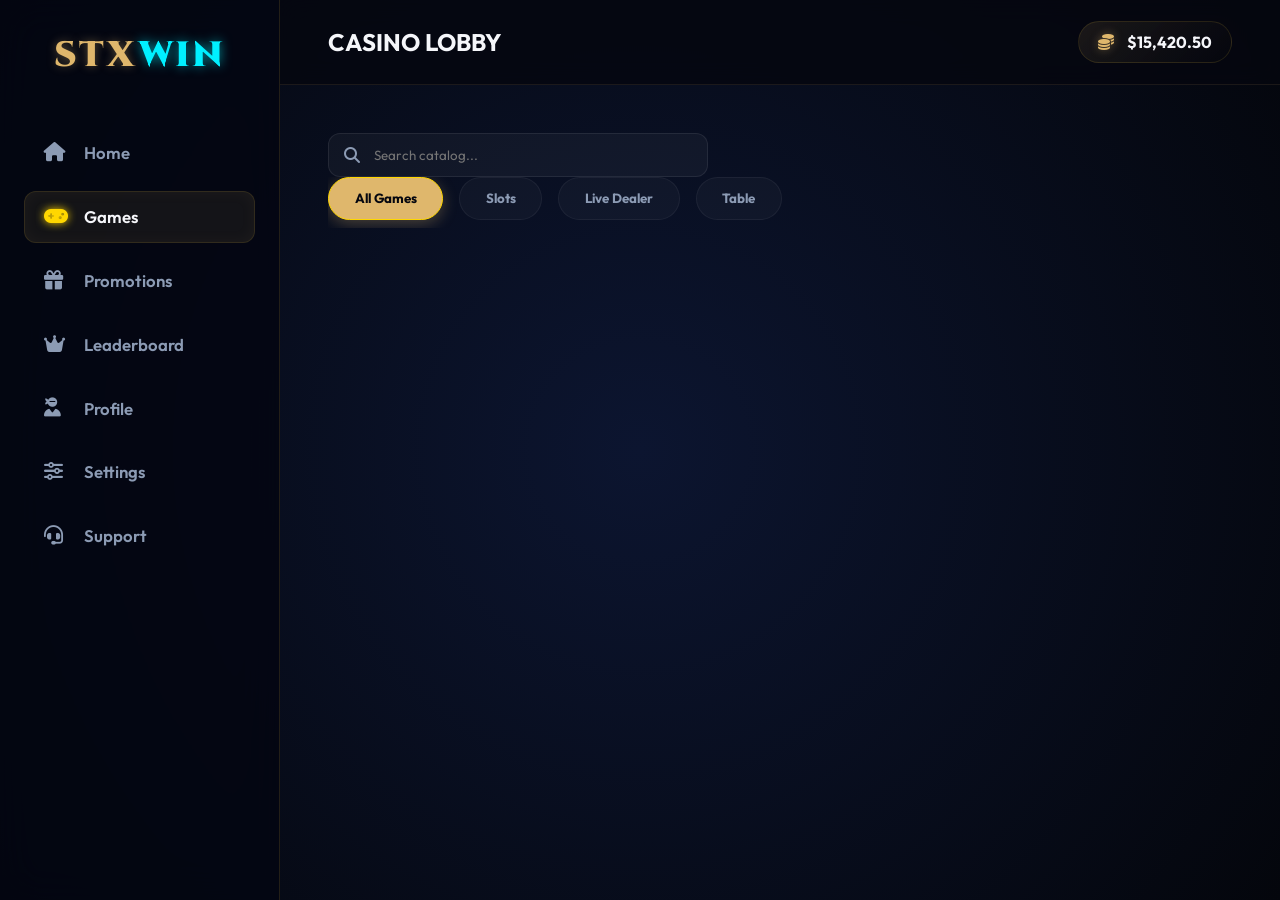
<file: games.html>
<!DOCTYPE html>
<html lang="en">
<head>
    <meta charset="UTF-8">
    <meta name="viewport" content="width=device-width, initial-scale=1.0">
    <title>STX WIN | Luxury Casino Suite</title>
    <link href="https://fonts.googleapis.com/css2?family=Cinzel:wght@600;900&family=Outfit:wght@300;400;600;800&display=swap" rel="stylesheet">
    <link rel="stylesheet" href="https://cdnjs.cloudflare.com/ajax/libs/font-awesome/6.4.0/css/all.min.css">
    <link rel="stylesheet" href="style.css">
    <link rel="stylesheet" href="responsive.css">
</head>
<body>
    <canvas id="particles-canvas"></canvas>

    <div class="app-container">
        <!-- Reusable Sidebar -->
        <aside class="sidebar">
            <div class="sidebar-brand">
                <span class="gold-text logo-font">STX</span> <span class="neon-text logo-font">WIN</span>
            </div>
            <nav class="sidebar-menu">
                <a href="index.html" class="menu-item"><i class="fa-solid fa-house"></i> Home</a>
                <a href="games.html" class="menu-item active"><i class="fa-solid fa-gamepad"></i> Games</a>
                <a href="#promotions" class="menu-item"><i class="fa-solid fa-gift"></i> Promotions</a>
                <a href="#leaderboard" class="menu-item"><i class="fa-solid fa-crown"></i> Leaderboard</a>
                <a href="profile.html" class="menu-item"><i class="fa-solid fa-user-ninja"></i> Profile</a>
                <a href="settings.html" class="menu-item"><i class="fa-solid fa-sliders"></i> Settings</a>
                <a href="#support" class="menu-item"><i class="fa-solid fa-headset"></i> Support</a>
            </nav>
        </aside>

        <main class="main-panel">
            <header class="main-header">
                <h2>CASINO LOBBY</h2>
                <div class="header-actions">
                    <div class="balance-pill">
                        <i class="fa-solid fa-coins gold-text"></i>
                        <span id="header-balance">$15,420.50</span>
                    </div>
                </div>
            </header>

            <div class="content-viewport">
                <!-- Search & Filters -->
                <div class="lobby-filters">
                    <div class="search-bar-container">
                        <i class="fa-solid fa-magnifying-glass search-icon"></i>
                        <input type="text" placeholder="Search catalog..." id="lobby-search">
                    </div>
                    <div class="game-categories-row" id="lobby-categories">
                        <button class="category-btn active" data-category="all">All Games</button>
                        <button class="category-btn" data-category="slots">Slots</button>
                        <button class="category-btn" data-category="live">Live Dealer</button>
                        <button class="category-btn" data-category="table">Table</button>
                    </div>
                </div>

                <!-- Catalog Grid -->
                <section class="games-section">
                    <div class="games-grid" id="full-games-grid">
                        <!-- Instantiated Dynamically via games.js -->
                    </div>
                </section>
            </div>
        </main>
    </div>

    <script type="module" src="games.js"></script>
</body>
</html>
</file>
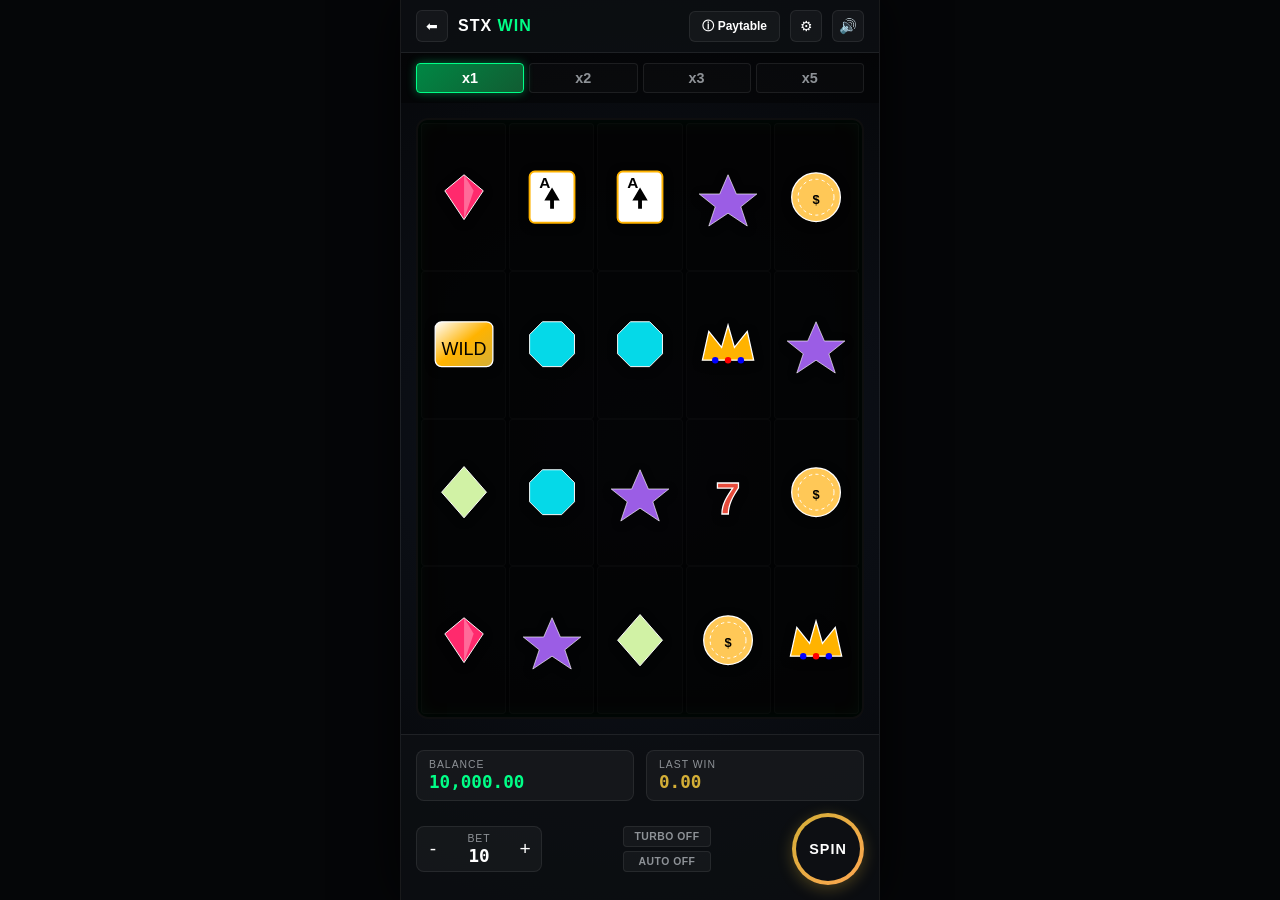
<file: slot.html>
<!DOCTYPE html>
<html lang="en">
<head>
  <meta charset="UTF-8">
  <meta name="viewport" content="width=device-width, initial-scale=1.0, maximum-scale=1.0, user-scalable=no">
  <title>Super Ace - STX WIN Premium Slot</title>
  <link rel="stylesheet" href="slot.css">
</head>
<body>
  <!-- Particle Overlay Canvas -->
  <canvas id="particle-canvas"></canvas>

  <div class="game-container">
    <!-- Top HUD / Bar -->
    <header class="game-header">
      <div class="header-left">
        <button id="btn-back" class="hud-icon-btn" title="Back to Lobby">⬅</button>
        <div class="header-logo"><span class="stx">STX</span> <span class="win">WIN</span></div>
      </div>
      <div class="header-right">
        <button id="btn-paytable" class="hud-text-btn">ⓘ Paytable</button>
        <button id="btn-settings" class="hud-icon-btn">⚙</button>
        <button id="btn-volume" class="hud-icon-btn">🔊</button>
      </div>
    </header>

    <!-- Top Multiplier Display Panel -->
    <section class="multipliers-display">
      <div class="multi-indicator active" id="m-x1"><span>x1</span></div>
      <div class="multi-indicator" id="m-x2"><span>x2</span></div>
      <div class="multi-indicator" id="m-x3"><span>x3</span></div>
      <div class="multi-indicator" id="m-x5"><span>x5</span></div>
    </section>

    <!-- Slot Window / Main Reels Display -->
    <main class="reels-window">
      <div class="reels-border-glow"></div>
      <div class="reels-container" id="reels-container">
        <!-- 5 Columns x 4 Rows will be generated dynamically in JS -->
      </div>
    </main>

    <!-- Bottom HUD Controls & Displays -->
    <footer class="game-hud">
      <div class="hud-top-row">
        <div class="hud-display balance-box">
          <span class="hud-label">BALANCE</span>
          <span class="hud-value emerald-txt" id="display-balance">10,000.00</span>
        </div>
        <div class="hud-display win-box">
          <span class="hud-label">LAST WIN</span>
          <span class="hud-value gold-txt pulse-win" id="display-win">0.00</span>
        </div>
      </div>

      <div class="hud-bottom-row">
        <!-- Bet Controls -->
        <div class="bet-controls">
          <button id="bet-minus" class="bet-btn">-</button>
          <div class="bet-value-display">
            <span class="hud-label">BET</span>
            <span class="hud-value" id="display-bet">10</span>
          </div>
          <button id="bet-plus" class="bet-btn">+</button>
        </div>

        <!-- System Controls -->
        <div class="system-controls">
          <button id="btn-turbo" class="toggle-btn" title="Turbo Spin Mode">TURBO OFF</button>
          <button id="btn-auto" class="toggle-btn" title="Auto Spin Mode">AUTO OFF</button>
        </div>

        <!-- Giant Spin Key -->
        <button id="btn-spin" class="spin-btn">
          <div class="spin-inner">SPIN</div>
        </button>
      </div>
    </footer>
  </div>

  <!-- MODAL: Settings -->
  <div class="modal hidden" id="modal-settings">
    <div class="modal-content glass-panel">
      <h2>Game Settings</h2>
      <div class="setting-item">
        <label>Atmosphere Sound FX</label>
        <input type="checkbox" id="check-sfx" checked>
      </div>
      <div class="setting-item">
        <label>Ambient Synth Music</label>
        <input type="checkbox" id="check-music" checked>
      </div>
      <button class="modal-close" id="settings-close">Apply</button>
    </div>
  </div>

  <!-- MODAL: Paytable & Help -->
  <div class="modal hidden" id="modal-paytable">
    <div class="modal-content glass-panel paytable-content">
      <h2>SUPER ACE PAYTABLE</h2>
      <p class="paytable-intro">Wins pay left-to-right on matching adjacent reels (1024 ways pays). Winning symbols cascade to trigger high-multiplier reactions!</p>
      
      <div class="paytable-grid" id="paytable-grid">
        <!-- Rendered dynamically by js for precision -->
      </div>

      <div class="paytable-rules">
        <h3>Cascading Multiplier Rules</h3>
        <p>A winning hand triggers a visual cascade! Winning patterns burst, and new cards slide in. The reaction scales up the active payout multipliers:</p>
        <ul>
          <li>First Spin Cascade: <strong>x1</strong></li>
          <li>Second Sequential Cascade: <strong>x2</strong></li>
          <li>Third Sequential Cascade: <strong>x3</strong></li>
          <li>Fourth+ Sequential Cascade: <strong>x5</strong></li>
        </ul>
        <br>
        <p><strong>Scatter Symbol:</strong> Collect 3 Golden Star Scatters to unlock 10 Golden Free Spins with doubled multipliers (<strong>x2, x4, x6, x10</strong>)!</p>
      </div>
      <button class="modal-close" id="paytable-close">Close</button>
    </div>
  </div>

  <!-- Popups: Big Win / Jackpot Notifications -->
  <div class="popup-announcement hidden" id="big-win-announcement">
    <div class="popup-inner">
      <h3 id="announcement-title">BIG WIN!</h3>
      <h1 class="gold-txt" id="announcement-amount">0.00</h1>
    </div>
  </div>

  <!-- Load Scripts -->
  <script src="audio.js" type="module"></script>
  <script src="slot.js" type="module"></script>
</body>
</html>
</file>
<file: style.css>
/* STX WIN Premium Gaming UI Standard Stylesheet */

:root {
    --bg-dark: #05070f;
    --bg-card: rgba(13, 21, 46, 0.45);
    --border-glass: rgba(212, 175, 55, 0.15);
    --gold: #dfb76c;
    --gold-glow: #ffd700;
    --neon-blue: #00f0ff;
    --neon-purple: #bd00ff;
    --text-primary: #f5f6fa;
    --text-muted: #8c9bb4;
    --sidebar-width: 280px;
    --font-heading: 'Cinzel', serif;
    --font-body: 'Outfit', sans-serif;
    --transition-smooth: all 0.3s cubic-bezier(0.25, 0.8, 0.25, 1);
}

* {
    box-sizing: border-box;
    margin: 0;
    padding: 0;
}

body {
    background-color: var(--bg-dark);
    color: var(--text-primary);
    font-family: var(--font-body);
    overflow-x: hidden;
    min-height: 100vh;
}

/* Background Canvas for Particles */
#particles-canvas {
    position: fixed;
    top: 0;
    left: 0;
    width: 100%;
    height: 100%;
    z-index: 0;
    pointer-events: none;
    background: radial-gradient(circle at 50% 50%, #0c1530 0%, #04060c 100%);
}

/* Base App Wrapper Layout */
.app-container {
    display: flex;
    position: relative;
    z-index: 1;
    min-height: 100vh;
}

/* Premium Sidebar */
.sidebar {
    width: var(--sidebar-width);
    background: rgba(4, 7, 18, 0.85);
    backdrop-filter: blur(20px);
    border-right: 1px solid var(--border-glass);
    display: flex;
    flex-direction: column;
    justify-content: space-between;
    height: 100vh;
    position: sticky;
    top: 0;
    padding: 2rem 1.5rem;
    transition: var(--transition-smooth);
}

.sidebar-brand {
    text-align: center;
    margin-bottom: 3rem;
}

.logo-font {
    font-family: var(--font-heading);
    font-weight: 900;
    font-size: 2.2rem;
    letter-spacing: 2px;
}

.gold-text {
    color: var(--gold);
    text-shadow: 0 0 10px rgba(223, 183, 108, 0.4);
}

.neon-text {
    color: var(--neon-blue);
    text-shadow: 0 0 12px rgba(0, 240, 255, 0.6);
}

.sidebar-menu {
    display: flex;
    flex-direction: column;
    gap: 0.75rem;
    flex-grow: 1;
}

.menu-item {
    display: flex;
    align-items: center;
    gap: 1.25rem;
    color: var(--text-muted);
    text-decoration: none;
    font-weight: 600;
    font-size: 1.05rem;
    padding: 0.9rem 1.2rem;
    border-radius: 12px;
    border: 1px solid transparent;
    transition: var(--transition-smooth);
}

.menu-item i {
    font-size: 1.2rem;
    width: 20px;
    transition: var(--transition-smooth);
}

.menu-item:hover, .menu-item.active {
    color: var(--text-primary);
    background: rgba(223, 183, 108, 0.08);
    border-color: var(--border-glass);
    box-shadow: inset 0 0 15px rgba(223, 183, 108, 0.05);
}

.menu-item:hover i, .menu-item.active i {
    color: var(--gold-glow);
    text-shadow: 0 0 8px var(--gold-glow);
}

/* User Profile Block & Custom Buttons */
.user-quick-profile {
    display: flex;
    align-items: center;
    gap: 1rem;
    background: rgba(255, 255, 255, 0.03);
    padding: 0.75rem;
    border-radius: 12px;
    border: 1px solid rgba(255, 255, 255, 0.05);
    margin-bottom: 1rem;
}

.avatar-sm {
    width: 42px;
    height: 42px;
    border-radius: 50%;
    border: 2px solid var(--gold);
    object-fit: cover;
}

.btn {
    font-family: var(--font-body);
    font-weight: 700;
    padding: 0.8rem 1.8rem;
    border-radius: 12px;
    cursor: pointer;
    display: inline-flex;
    align-items: center;
    justify-content: center;
    gap: 0.75rem;
    transition: var(--transition-smooth);
    border: none;
}

.btn-gold {
    background: linear-gradient(135deg, #dfb76c 0%, #b8860b 100%);
    color: #05070f;
    box-shadow: 0 4px 15px rgba(223, 183, 108, 0.3);
}

.btn-gold:hover {
    transform: translateY(-2px);
    box-shadow: 0 6px 20px rgba(223, 183, 108, 0.5);
}

.btn-gold-neon {
    background: linear-gradient(90deg, var(--gold) 0%, #a87932 100%);
    color: #05070f;
    text-shadow: 0 1px 2px rgba(0, 0, 0, 0.3);
    border: 1px solid var(--gold-glow);
    box-shadow: 0 0 20px rgba(223, 183, 108, 0.4);
}

.btn-gold-neon:hover {
    box-shadow: 0 0 30px rgba(223, 183, 108, 0.7);
    transform: scale(1.03);
}

.btn-outline {
    background: transparent;
    border: 1px solid var(--border-glass);
    color: var(--text-primary);
}

.btn-outline:hover {
    background: rgba(223, 183, 108, 0.1);
    color: var(--gold-glow);
}

/* Header Elements */
.main-panel {
    flex-grow: 1;
    display: flex;
    flex-direction: column;
    min-width: 0; /* Prevents layout breakouts */
}

.main-header {
    height: 85px;
    background: rgba(5, 7, 15, 0.8);
    backdrop-filter: blur(12px);
    border-bottom: 1px solid rgba(223, 183, 108, 0.1);
    display: flex;
    align-items: center;
    justify-content: space-between;
    padding: 0 3rem;
    position: sticky;
    top: 0;
    z-index: 100;
}

.search-bar-container {
    position: relative;
    width: 380px;
}

.search-icon {
    position: absolute;
    left: 1rem;
    top: 50%;
    transform: translateY(-50%);
    color: var(--text-muted);
}

.search-bar-container input {
    width: 100%;
    background: rgba(255, 255, 255, 0.04);
    border: 1px solid rgba(255, 255, 255, 0.08);
    padding: 0.8rem 1rem 0.8rem 2.8rem;
    border-radius: 12px;
    color: var(--text-primary);
    font-family: var(--font-body);
    transition: var(--transition-smooth);
}

.search-bar-container input:focus {
    outline: none;
    border-color: var(--gold);
    background: rgba(223, 183, 108, 0.05);
    box-shadow: 0 0 15px rgba(223, 183, 108, 0.15);
}

.header-actions {
    display: flex;
    align-items: center;
    gap: 1.5rem;
}

.balance-pill {
    background: linear-gradient(135deg, rgba(223, 183, 108, 0.1) 0%, rgba(5, 7, 15, 0.8) 100%);
    border: 1px solid var(--border-glass);
    padding: 0.6rem 1.2rem;
    border-radius: 50px;
    display: flex;
    align-items: center;
    gap: 0.8rem;
    font-weight: 700;
}

.notification-bell {
    position: relative;
    cursor: pointer;
    font-size: 1.3rem;
    color: var(--text-muted);
    transition: var(--transition-smooth);
}

.notification-bell:hover {
    color: var(--gold);
}

.notification-bell .badge {
    position: absolute;
    top: -5px;
    right: -5px;
    background: var(--neon-blue);
    color: #000;
    font-size: 0.7rem;
    font-weight: 800;
    width: 16px;
    height: 16px;
    border-radius: 50%;
    display: flex;
    align-items: center;
    justify-content: center;
}

.user-avatar-menu-trigger {
    position: relative;
    cursor: pointer;
}

.header-avatar {
    width: 45px;
    height: 45px;
    border-radius: 50%;
    border: 2px solid var(--gold);
    object-fit: cover;
}

/* User Dropdown */
.dropdown-menu {
    position: absolute;
    right: 0;
    top: 55px;
    background: rgba(10, 15, 33, 0.95);
    border: 1px solid var(--border-glass);
    width: 200px;
    border-radius: 12px;
    overflow: hidden;
    display: none;
    flex-direction: column;
    box-shadow: 0 10px 30px rgba(0, 0, 0, 0.5);
    z-index: 200;
}

.dropdown-menu.show {
    display: flex;
}

.dropdown-menu a {
    padding: 0.85rem 1.2rem;
    color: var(--text-muted);
    text-decoration: none;
    font-size: 0.95rem;
    font-weight: 600;
    transition: var(--transition-smooth);
}

.dropdown-menu a:hover {
    background: rgba(223, 183, 108, 0.1);
    color: var(--gold-glow);
}

.dropdown-divider {
    border: none;
    border-top: 1px solid rgba(223, 183, 108, 0.1);
}

/* Content Viewport & Luxury Hero Section */
.content-viewport {
    padding: 3rem;
    display: flex;
    flex-direction: column;
    gap: 3.5rem;
}

.hero-banner {
    position: relative;
    min-height: 400px;
    border-radius: 24px;
    padding: 3.5rem;
    background: radial-gradient(circle at 10% 20%, rgba(20, 31, 64, 0.6) 0%, rgba(4, 7, 18, 0.9) 80%);
    border: 1px solid var(--border-glass);
    display: flex;
    align-items: center;
    justify-content: space-between;
    overflow: hidden;
    box-shadow: 0 15px 50px rgba(0, 0, 0, 0.4);
}

.hero-content {
    max-width: 55%;
    z-index: 2;
}

.hero-tag {
    display: inline-flex;
    align-items: center;
    gap: 0.5rem;
    background: rgba(223, 183, 108, 0.15);
    color: var(--gold-glow);
    padding: 0.4rem 0.9rem;
    border-radius: 50px;
    font-weight: 800;
    font-size: 0.8rem;
    border: 1px solid var(--border-glass);
    margin-bottom: 1.5rem;
}

.hero-title {
    font-family: var(--font-heading);
    font-size: 4.5rem;
    font-weight: 900;
    line-height: 1.1;
    margin-bottom: 1.5rem;
}

.gold-gradient-text {
    background: linear-gradient(135deg, #ffeaa7 0%, #dfb76c 50%, #b8860b 100%);
    -webkit-background-clip: text;
    -webkit-text-fill-color: transparent;
    text-shadow: 0 0 30px rgba(223, 183, 108, 0.2);
}

.hero-subtitle {
    font-size: 1.15rem;
    color: var(--text-muted);
    line-height: 1.6;
    margin-bottom: 2rem;
}

.hero-actions-row {
    display: flex;
    gap: 1rem;
}

.hero-banner-art {
    position: relative;
    width: 350px;
    height: 300px;
    display: flex;
    align-items: center;
    justify-content: center;
}

.glow-orb {
    position: absolute;
    width: 250px;
    height: 250px;
    background: radial-gradient(circle, rgba(223, 183, 108, 0.3) 0%, rgba(0,0,0,0) 70%);
    filter: blur(10px);
    animation: pulseGlow 4s infinite ease-in-out;
}

.feature-img {
    width: 100%;
    height: 100%;
    object-fit: cover;
    border-radius: 20px;
    border: 2px solid var(--border-glass);
    box-shadow: 0 10px 30px rgba(0,0,0,0.5);
    z-index: 1;
}

@keyframes pulseGlow {
    0%, 100% { transform: scale(1); opacity: 0.6; }
    50% { transform: scale(1.2); opacity: 0.9; }
}

/* Dynamic Filter Strip */
.game-categories-row {
    display: flex;
    gap: 1rem;
    overflow-x: auto;
    padding-bottom: 0.5rem;
}

.game-categories-row::-webkit-scrollbar {
    display: none;
}

.category-btn {
    font-family: var(--font-body);
    font-weight: 700;
    color: var(--text-muted);
    background: rgba(255, 255, 255, 0.03);
    border: 1px solid rgba(255, 255, 255, 0.05);
    padding: 0.8rem 1.6rem;
    border-radius: 50px;
    white-space: nowrap;
    cursor: pointer;
    display: flex;
    align-items: center;
    gap: 0.8rem;
    transition: var(--transition-smooth);
}

.category-btn i {
    font-size: 1.1rem;
}

.category-btn:hover, .category-btn.active {
    background: var(--gold);
    color: #05070f;
    border-color: var(--gold-glow);
    box-shadow: 0 4px 15px rgba(223, 183, 108, 0.3);
}

/* Premium Card Architecture */
.games-section {
    display: flex;
    flex-direction: column;
    gap: 1.5rem;
}

.section-title-row {
    display: flex;
    justify-content: space-between;
    align-items: center;
}

.section-title-row h2 {
    font-family: var(--font-heading);
    font-size: 1.8rem;
    letter-spacing: 1px;
}

.neon-cyan-text {
    color: var(--neon-blue);
    text-shadow: 0 0 10px rgba(0, 240, 255, 0.4);
}

.view-all-link {
    color: var(--gold);
    text-decoration: none;
    font-weight: 700;
    transition: var(--transition-smooth);
}

.view-all-link:hover {
    color: var(--gold-glow);
}

.games-grid {
    display: grid;
    grid-template-columns: repeat(auto-fill, minmax(240px, 1fr));
    gap: 1.75rem;
}

.game-card {
    background: var(--bg-card);
    border: 1px solid var(--border-glass);
    border-radius: 18px;
    overflow: hidden;
    position: relative;
    transition: var(--transition-smooth);
    box-shadow: 0 8px 24px rgba(0,0,0,0.25);
    backdrop-filter: blur(10px);
}

.game-card-thumbnail {
    width: 100%;
    height: 180px;
    position: relative;
    overflow: hidden;
}

.game-card-thumbnail img {
    width: 100%;
    height: 100%;
    object-fit: cover;
    transition: var(--transition-smooth);
}

.game-card:hover .game-card-thumbnail img {
    transform: scale(1.1);
}

.badge-popular {
    position: absolute;
    top: 12px;
    left: 12px;
    background: var(--neon-purple);
    color: #fff;
    padding: 0.3rem 0.7rem;
    font-size: 0.75rem;
    font-weight: 800;
    border-radius: 50px;
    border: 1px solid rgba(255, 255, 255, 0.2);
}

.fav-btn {
    position: absolute;
    top: 12px;
    right: 12px;
    background: rgba(0, 0, 0, 0.6);
    border: 1px solid rgba(255, 255, 255, 0.15);
    width: 32px;
    height: 32px;
    border-radius: 50%;
    color: #fff;
    display: flex;
    align-items: center;
    justify-content: center;
    cursor: pointer;
    transition: var(--transition-smooth);
}

.fav-btn:hover {
    color: #ff3366;
    background: #fff;
}

.play-hover-overlay {
    position: absolute;
    top: 0;
    left: 0;
    width: 100%;
    height: 100%;
    background: rgba(4, 7, 18, 0.8);
    display: flex;
    align-items: center;
    justify-content: center;
    opacity: 0;
    transition: var(--transition-smooth);
    backdrop-filter: blur(4px);
}

.game-card:hover .play-hover-overlay {
    opacity: 1;
}

.game-card-info {
    padding: 1.2rem;
}

.game-category {
    font-size: 0.75rem;
    color: var(--text-muted);
    font-weight: 800;
    text-transform: uppercase;
    letter-spacing: 1px;
    margin-bottom: 0.3rem;
}

.game-title {
    font-weight: 700;
    font-size: 1.1rem;
    color: var(--text-primary);
}

/* Active Hover Card States */
.game-card:hover {
    transform: translateY(-8px);
    border-color: var(--gold-glow);
    box-shadow: 0 12px 30px rgba(223, 183, 108, 0.2);
}

.mobile-toggle {
    display: none;
}
</file>
<file: responsive.css>
/* Responsive Grid Overrides for STX WIN */

@media (max-width: 1200px) {
    .hero-banner {
        padding: 2.5rem;
    }
    .hero-title {
        font-size: 3.5rem;
    }
}

@media (max-width: 992px) {
    .app-container {
        flex-direction: column;
    }

    .sidebar {
        width: 100%;
        height: auto;
        position: fixed;
        top: 0;
        left: -100%;
        z-index: 999;
        transition: var(--transition-smooth);
    }

    .sidebar.open {
        left: 0;
    }

    .main-header {
        padding: 0 1.5rem;
    }

    .mobile-toggle {
        display: block;
        background: transparent;
        border: none;
        color: var(--text-primary);
        font-size: 1.5rem;
        cursor: pointer;
    }

    .search-bar-container {
        width: auto;
        flex-grow: 1;
        margin: 0 1rem;
    }

    .content-viewport {
        padding: 1.5rem;
    }

    .hero-banner {
        flex-direction: column;
        align-items: flex-start;
        gap: 2rem;
    }

    .hero-content {
        max-width: 100%;
    }

    .hero-banner-art {
        width: 100%;
        height: 250px;
    }

    .profile-dashboard-grid {
        grid-template-columns: 1fr;
    }
}

@media (max-width: 576px) {
    .main-header {
        height: 70px;
    }

    .balance-pill {
        padding: 0.4rem 0.8rem;
        font-size: 0.85rem;
    }

    .hero-title {
        font-size: 2.8rem;
    }

    .hero-banner-art {
        display: none; /* Keep content uncluttered on small interfaces */
    }

    .profile-meta-main {
        flex-direction: column;
        text-align: center;
        gap: 1.5rem;
    }

    .profile-info-details {
        align-items: center;
    }
}
</file>
<file: slot.css>
:root {
  --bg-primary: #050608;
  --bg-secondary: #0d0f13;
  --bg-hud: rgba(13, 15, 19, 0.8);
  --bg-glass: rgba(255, 255, 255, 0.04);
  --border-glass: rgba(255, 255, 255, 0.08);
  --gold: #d4af37;
  --gold-glow: #ffa751;
  --emerald: #00ff87;
  --emerald-dark: #008744;
  --text-main: #ffffff;
  --text-muted: #8e9297;
  --font-family: 'Segoe UI', -apple-system, BlinkMacSystemFont, Roboto, sans-serif;
  --spin-duration: 2s;
}

* {
  box-sizing: border-box;
  margin: 0;
  padding: 0;
}

body {
  background-color: var(--bg-primary);
  color: var(--text-main);
  font-family: var(--font-family);
  overflow: hidden;
  user-select: none;
  -webkit-user-select: none;
  touch-action: manipulation;
  height: 100vh;
  width: 100vw;
  display: flex;
  justify-content: center;
  align-items: center;
}

/* Canvas Overlay */
#particle-canvas {
  position: absolute;
  top: 0;
  left: 0;
  width: 100%;
  height: 100%;
  pointer-events: none;
  z-index: 90;
}

/* Container Structure to enforce mobile-first aspect limits on wide displays */
.game-container {
  width: 100%;
  height: 100%;
  max-width: 480px; /* Restrict width to give responsive vertical feel */
  background: radial-gradient(circle at center, #10151f 0%, #050608 100%);
  border-left: 1px solid var(--border-glass);
  border-right: 1px solid var(--border-glass);
  display: flex;
  flex-direction: column;
  justify-content: space-between;
  position: relative;
  box-shadow: 0 0 50px rgba(0,0,0,0.8);
}

/* Header */
.game-header {
  display: flex;
  justify-content: space-between;
  align-items: center;
  padding: 10px 15px;
  background: var(--bg-hud);
  border-bottom: 1px solid var(--border-glass);
  z-index: 10;
}

.header-left, .header-right {
  display: flex;
  align-items: center;
  gap: 10px;
}

.header-logo {
  font-weight: 800;
  letter-spacing: 1px;
}

.header-logo .stx { color: #fff; }
.header-logo .win { color: var(--emerald); }

.hud-icon-btn, .hud-text-btn {
  background: var(--bg-glass);
  border: 1px solid var(--border-glass);
  color: #fff;
  border-radius: 6px;
  cursor: pointer;
  transition: background-color 0.2s;
}

.hud-icon-btn {
  width: 32px;
  height: 32px;
  font-size: 0.9rem;
}

.hud-text-btn {
  padding: 6px 12px;
  font-size: 0.75rem;
  font-weight: 600;
}

.hud-icon-btn:active, .hud-text-btn:active {
  background-color: rgba(255, 255, 255, 0.15);
}

/* Top Multipliers Panel */
.multipliers-display {
  display: flex;
  justify-content: space-between;
  padding: 10px 15px;
  background: rgba(0,0,0,0.4);
  gap: 5px;
}

.multi-indicator {
  flex: 1;
  text-align: center;
  background: rgba(255,255,255,0.02);
  border: 1px solid var(--border-glass);
  padding: 6px 0;
  border-radius: 4px;
  font-size: 0.9rem;
  font-weight: 800;
  color: var(--text-muted);
  transition: all 0.3s ease;
}

.multi-indicator.active {
  background: linear-gradient(135deg, var(--emerald-dark) 0%, #115c32 100%);
  color: #fff;
  border-color: var(--emerald);
  box-shadow: 0 0 10px rgba(0, 255, 135, 0.4);
}

.multi-indicator.free-active {
  background: linear-gradient(135deg, #d4af37 0%, #7c5c06 100%);
  color: #000;
  border-color: var(--gold);
  box-shadow: 0 0 10px rgba(212, 175, 55, 0.6);
}

/* Reel Frame Window */
.reels-window {
  flex: 1;
  position: relative;
  margin: 15px;
  border-radius: 12px;
  overflow: hidden;
  background: rgba(0, 0, 0, 0.85);
  border: 2px solid rgba(255,255,255,0.05);
  box-shadow: inset 0 0 30px rgba(0,0,0,0.9);
}

.reels-border-glow {
  position: absolute;
  top: 0; left: 0; width: 100%; height: 100%;
  pointer-events: none;
  box-shadow: inset 0 0 20px rgba(0, 255, 135, 0.05);
  transition: box-shadow 0.3s;
}

.reels-container {
  display: grid;
  grid-template-columns: repeat(5, 1fr);
  height: 100%;
  gap: 3px;
  padding: 3px;
  overflow: hidden;
}

/* Individual Reel Strip Columns */
.reel-strip {
  display: flex;
  flex-direction: column;
  position: relative;
  height: 100%;
}

.reel-row-cell {
  flex: 1;
  display: flex;
  align-items: center;
  justify-content: center;
  border-radius: 4px;
  background: rgba(255,255,255,0.01);
  border: 1px solid rgba(255,255,255,0.02);
  padding: 6px;
  transition: background 0.2s, transform 0.2s;
  overflow: hidden;
  position: relative;
}

/* Symbols SVG Rendering Style */
.symbol-svg {
  width: 90%;
  height: 90%;
  object-fit: contain;
  transition: transform 0.2s;
  filter: drop-shadow(0 2px 4px rgba(0,0,0,0.5));
}

/* Grid & Cascade Animations */
@keyframes win-symbol-glow {
  0% { transform: scale(1); filter: drop-shadow(0 0 5px var(--gold-glow)) brightness(1.2); }
  50% { transform: scale(1.08); filter: drop-shadow(0 0 15px var(--gold-glow)) brightness(1.4); }
  100% { transform: scale(1); filter: drop-shadow(0 0 5px var(--gold-glow)) brightness(1.2); }
}

.winning-cell {
  animation: win-symbol-glow 0.6s infinite alternate;
  background: rgba(212, 175, 55, 0.08);
  border-color: var(--gold);
  z-index: 2;
}

/* Rolling Reels Motion Blur */
.reel-spinning {
  filter: blur(4px);
  transform: translateY(15px);
  transition: transform 0.05s linear;
}

/* Bottom HUD Panel */
.game-hud {
  background: var(--bg-hud);
  border-top: 1px solid var(--border-glass);
  padding: 15px;
  z-index: 10;
  display: flex;
  flex-direction: column;
  gap: 12px;
}

.hud-top-row {
  display: flex;
  gap: 12px;
}

.hud-display {
  flex: 1;
  background: var(--bg-glass);
  border: 1px solid var(--border-glass);
  border-radius: 8px;
  padding: 8px 12px;
  display: flex;
  flex-direction: column;
}

.hud-label {
  font-size: 0.65rem;
  color: var(--text-muted);
  letter-spacing: 1px;
  margin-bottom: 2px;
}

.hud-value {
  font-size: 1.1rem;
  font-weight: 700;
  font-family: monospace;
}

.emerald-txt { color: var(--emerald); }
.gold-txt { color: var(--gold); }

/* Win Highlight Sparkle */
@keyframes win-pulse {
  0% { transform: scale(1); text-shadow: 0 0 5px var(--gold); }
  50% { transform: scale(1.04); text-shadow: 0 0 15px var(--gold-glow); }
  100% { transform: scale(1); text-shadow: 0 0 5px var(--gold); }
}
.pulse-win {
  animation: win-pulse 1s infinite alternate;
}

.hud-bottom-row {
  display: flex;
  justify-content: space-between;
  align-items: center;
  gap: 10px;
}

.bet-controls {
  display: flex;
  align-items: center;
  background: var(--bg-glass);
  border: 1px solid var(--border-glass);
  border-radius: 8px;
  overflow: hidden;
}

.bet-btn {
  background: transparent;
  border: none;
  color: #fff;
  font-size: 1.2rem;
  width: 32px;
  height: 44px;
  cursor: pointer;
}

.bet-btn:active {
  background: rgba(255, 255, 255, 0.08);
}

.bet-value-display {
  padding: 0 10px;
  display: flex;
  flex-direction: column;
  align-items: center;
  min-width: 60px;
}

.system-controls {
  display: flex;
  flex-direction: column;
  gap: 4px;
}

.toggle-btn {
  background: var(--bg-glass);
  border: 1px solid var(--border-glass);
  color: var(--text-muted);
  font-size: 0.65rem;
  font-weight: 700;
  padding: 4px 10px;
  border-radius: 4px;
  cursor: pointer;
  letter-spacing: 0.5px;
  transition: all 0.2s;
  min-width: 80px;
  text-align: center;
}

.toggle-btn.active {
  background: rgba(0, 255, 135, 0.1);
  color: var(--emerald);
  border-color: var(--emerald);
}

/* Master Spin Button */
.spin-btn {
  width: 72px;
  height: 72px;
  border-radius: 50%;
  border: none;
  background: linear-gradient(135deg, var(--gold) 0%, var(--gold-glow) 100%);
  padding: 4px;
  cursor: pointer;
  box-shadow: 0 4px 15px rgba(212, 175, 55, 0.3);
  transition: transform 0.1s, box-shadow 0.2s;
}

.spin-inner {
  width: 100%;
  height: 100%;
  border-radius: 50%;
  background: var(--bg-secondary);
  color: #fff;
  font-weight: 900;
  font-size: 0.9rem;
  letter-spacing: 1px;
  display: flex;
  align-items: center;
  justify-content: center;
  transition: background-color 0.2s;
}

.spin-btn:hover {
  box-shadow: 0 6px 20px rgba(212, 175, 55, 0.5);
}

.spin-btn:active {
  transform: scale(0.95);
}

.spin-btn.disabled {
  opacity: 0.5;
  cursor: not-allowed;
  pointer-events: none;
}

/* Modals */
.modal {
  position: absolute;
  top: 0; left: 0; width: 100%; height: 100%;
  background: rgba(0,0,0,0.8);
  backdrop-filter: blur(8px);
  z-index: 150;
  display: flex;
  justify-content: center;
  align-items: center;
  padding: 20px;
}

.glass-panel {
  background: rgba(18, 20, 24, 0.9);
  border: 1px solid var(--border-glass);
  border-radius: 12px;
  padding: 25px;
  width: 100%;
  max-width: 400px;
  box-shadow: 0 10px 40px rgba(0,0,0,0.5);
}

.modal-content h2 {
  color: var(--gold);
  margin-bottom: 20px;
  letter-spacing: 1px;
}

.setting-item {
  display: flex;
  justify-content: space-between;
  align-items: center;
  margin-bottom: 15px;
}

.setting-item label {
  font-size: 0.9rem;
}

.modal-close {
  width: 100%;
  background: var(--emerald-dark);
  color: #fff;
  border: none;
  padding: 12px 0;
  border-radius: 6px;
  font-weight: bold;
  cursor: pointer;
  margin-top: 15px;
  transition: background-color 0.2s;
}

.modal-close:hover {
  background: var(--emerald);
}

/* Paytable Panel inside Scroll Container */
.paytable-content {
  max-height: 85vh;
  overflow-y: auto;
}

.paytable-intro {
  font-size: 0.8rem;
  color: var(--text-muted);
  margin-bottom: 20px;
}

.paytable-grid {
  display: grid;
  grid-template-columns: 1fr 1fr;
  gap: 15px;
  margin-bottom: 20px;
}

.paytable-card {
  background: rgba(255,255,255,0.02);
  border: 1px solid var(--border-glass);
  border-radius: 8px;
  padding: 10px;
  display: flex;
  align-items: center;
  gap: 10px;
}

.pay-art-box {
  width: 40px;
  height: 40px;
}

.pay-info {
  font-size: 0.7rem;
}

.pay-info h4 {
  color: var(--gold);
  font-size: 0.8rem;
}

/* Popup Notifications styles */
.popup-announcement {
  position: absolute;
  top: 30%;
  left: 5%;
  width: 90%;
  background: rgba(13, 15, 19, 0.95);
  border: 2px solid var(--gold);
  border-radius: 16px;
  padding: 30px;
  text-align: center;
  z-index: 100;
  box-shadow: 0 0 40px rgba(212, 175, 55, 0.4);
  transform: scale(0.9);
  animation: popup-bounce 0.4s cubic-bezier(0.175, 0.885, 0.32, 1.275) forwards;
}

@keyframes popup-bounce {
  100% { transform: scale(1); }
}

.popup-inner h3 {
  font-size: 1.4rem;
  letter-spacing: 2px;
}

.popup-inner h1 {
  font-size: 3rem;
  text-shadow: 0 0 20px var(--gold-glow);
}

.hidden {
  display: none !important;
}

/* Landscape / Device adjustments */
@media (max-height: 600px) {
  .game-container {
    max-width: 100vw;
  }
  .reels-window {
    margin: 5px;
  }
  .multipliers-display {
    padding: 5px 10px;
  }
}
</file>
